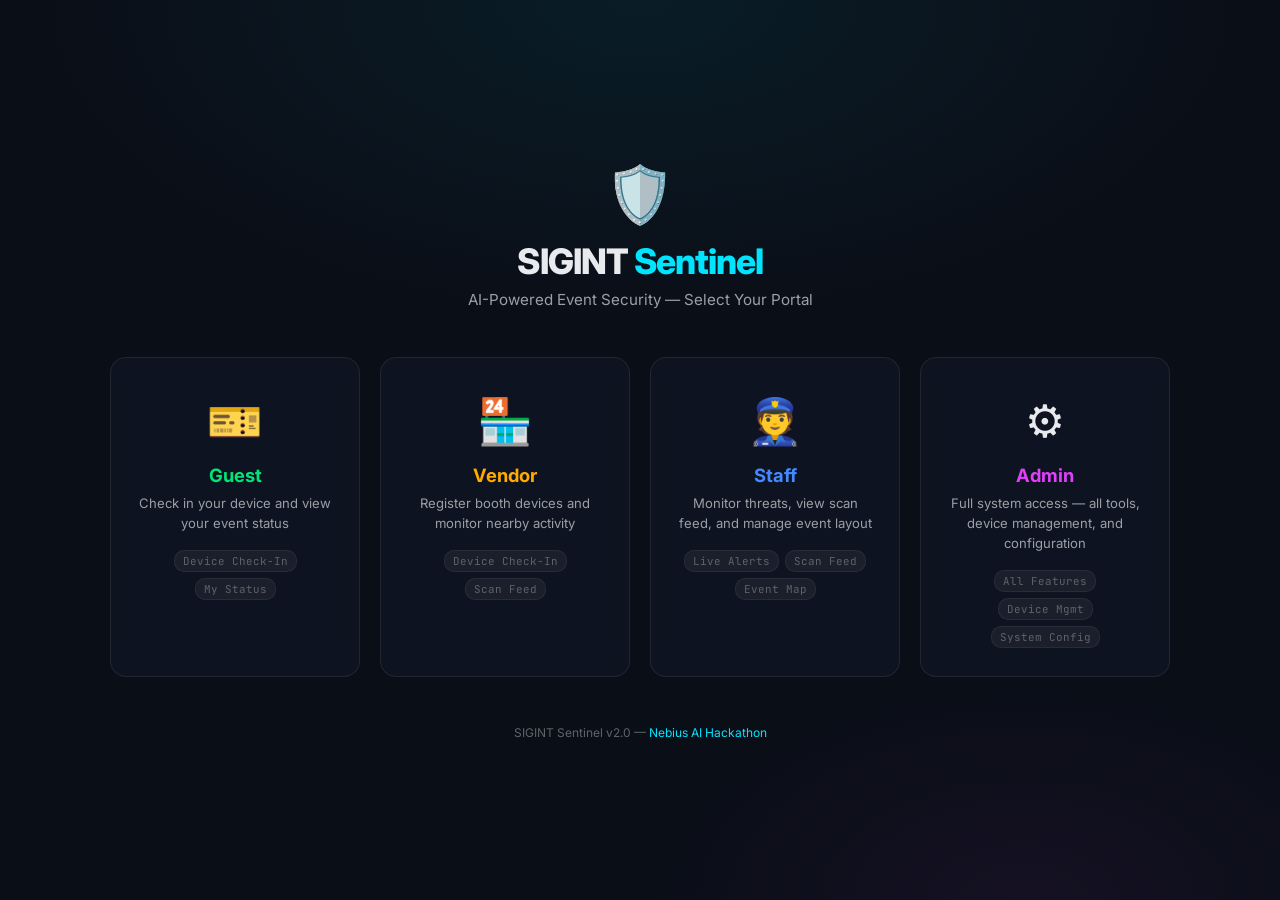
<file: web/portal.html>
<!DOCTYPE html>
<html lang="en">
<head>
  <meta charset="UTF-8">
  <meta name="viewport" content="width=device-width, initial-scale=1.0">
  <title>SIGINT Sentinel — Select Portal</title>
  <link rel="preconnect" href="https://fonts.googleapis.com">
  <link href="https://fonts.googleapis.com/css2?family=Inter:wght@300;400;500;600;700;800&family=JetBrains+Mono:wght@400;500;700&display=swap" rel="stylesheet">
  <style>
    *, *::before, *::after { box-sizing: border-box; margin: 0; padding: 0; }

    :root {
      --bg-deep: #0a0e17;
      --text-primary: #e8eaed;
      --text-secondary: #9aa0a6;
      --text-dim: #5f6368;
      --border: rgba(255,255,255,0.06);
      --glass-border: rgba(255,255,255,0.08);
    }

    body {
      font-family: 'Inter', system-ui, sans-serif;
      background: var(--bg-deep);
      color: var(--text-primary);
      min-height: 100vh;
      display: flex;
      flex-direction: column;
      align-items: center;
      justify-content: center;
      padding: 40px 20px;
      background-image:
        radial-gradient(ellipse 80% 60% at 50% 0%, rgba(0,229,255,0.07) 0%, transparent 60%),
        radial-gradient(ellipse 60% 50% at 80% 100%, rgba(224,64,251,0.05) 0%, transparent 50%);
    }

    .logo { text-align: center; margin-bottom: 48px; }
    .logo .shield { font-size: 3.5rem; display: block; margin-bottom: 12px; }
    .logo h1 { font-size: 2.2rem; font-weight: 800; letter-spacing: -0.03em; }
    .logo h1 .accent { color: #00e5ff; }
    .logo p { color: var(--text-secondary); font-size: 0.95rem; margin-top: 8px; }

    .portal-grid {
      display: grid;
      grid-template-columns: repeat(auto-fit, minmax(240px, 1fr));
      gap: 20px;
      max-width: 1060px;
      width: 100%;
    }

    .portal-card {
      position: relative;
      display: flex;
      flex-direction: column;
      align-items: center;
      padding: 36px 24px 28px;
      border-radius: 16px;
      background: rgba(17,24,39,0.65);
      backdrop-filter: blur(12px);
      border: 1px solid var(--glass-border);
      text-decoration: none;
      color: var(--text-primary);
      transition: all 0.3s ease;
      overflow: hidden;
    }

    .portal-card::before {
      content: '';
      position: absolute;
      inset: 0;
      border-radius: 16px;
      opacity: 0;
      transition: opacity 0.3s;
    }

    .portal-card:hover {
      transform: translateY(-4px);
      border-color: var(--card-accent);
    }

    .portal-card:hover::before { opacity: 1; }

    .portal-card.guest  { --card-accent: #00e676; }
    .portal-card.guest::before  { background: radial-gradient(ellipse at 50% 100%, rgba(0,230,118,0.08), transparent 70%); }

    .portal-card.staff  { --card-accent: #448aff; }
    .portal-card.staff::before  { background: radial-gradient(ellipse at 50% 100%, rgba(68,138,255,0.08), transparent 70%); }

    .portal-card.vendor { --card-accent: #ffab00; }
    .portal-card.vendor::before { background: radial-gradient(ellipse at 50% 100%, rgba(255,171,0,0.08), transparent 70%); }

    .portal-card.admin  { --card-accent: #e040fb; }
    .portal-card.admin::before  { background: radial-gradient(ellipse at 50% 100%, rgba(224,64,251,0.08), transparent 70%); }

    .portal-icon { font-size: 2.8rem; margin-bottom: 16px; }

    .portal-title {
      font-size: 1.15rem;
      font-weight: 700;
      margin-bottom: 8px;
      color: var(--card-accent);
    }

    .portal-desc {
      font-size: 0.82rem;
      color: var(--text-secondary);
      text-align: center;
      line-height: 1.5;
    }

    .portal-features {
      margin-top: 16px;
      display: flex;
      flex-wrap: wrap;
      gap: 6px;
      justify-content: center;
    }

    .feature-tag {
      font-size: 0.68rem;
      padding: 3px 8px;
      border-radius: 10px;
      background: rgba(255,255,255,0.05);
      border: 1px solid var(--border);
      color: var(--text-dim);
      font-family: 'JetBrains Mono', monospace;
    }

    .footer {
      margin-top: 48px;
      text-align: center;
      color: var(--text-dim);
      font-size: 0.75rem;
    }

    .footer a { color: #00e5ff; text-decoration: none; }

    @media (max-width: 600px) {
      .portal-grid { grid-template-columns: 1fr; }
      .logo h1 { font-size: 1.6rem; }
    }
  </style>
</head>
<body>

  <div class="logo">
    <span class="shield">🛡️</span>
    <h1>SIGINT <span class="accent">Sentinel</span></h1>
    <p>AI-Powered Event Security — Select Your Portal</p>
  </div>

  <div class="portal-grid">

    <a href="/guest" class="portal-card guest">
      <span class="portal-icon">🎫</span>
      <div class="portal-title">Guest</div>
      <p class="portal-desc">Check in your device and view your event status</p>
      <div class="portal-features">
        <span class="feature-tag">Device Check-In</span>
        <span class="feature-tag">My Status</span>
      </div>
    </a>

    <a href="/vendor" class="portal-card vendor">
      <span class="portal-icon">🏪</span>
      <div class="portal-title">Vendor</div>
      <p class="portal-desc">Register booth devices and monitor nearby activity</p>
      <div class="portal-features">
        <span class="feature-tag">Device Check-In</span>
        <span class="feature-tag">Scan Feed</span>
      </div>
    </a>

    <a href="/staff" class="portal-card staff">
      <span class="portal-icon">👮</span>
      <div class="portal-title">Staff</div>
      <p class="portal-desc">Monitor threats, view scan feed, and manage event layout</p>
      <div class="portal-features">
        <span class="feature-tag">Live Alerts</span>
        <span class="feature-tag">Scan Feed</span>
        <span class="feature-tag">Event Map</span>
      </div>
    </a>

    <a href="/admin" class="portal-card admin">
      <span class="portal-icon">⚙️</span>
      <div class="portal-title">Admin</div>
      <p class="portal-desc">Full system access — all tools, device management, and configuration</p>
      <div class="portal-features">
        <span class="feature-tag">All Features</span>
        <span class="feature-tag">Device Mgmt</span>
        <span class="feature-tag">System Config</span>
      </div>
    </a>

  </div>

  <div class="footer">
    SIGINT Sentinel v2.0 — <a href="https://github.com/rene415/nebius-hackathon">Nebius AI Hackathon</a>
  </div>

</body>
</html>
</file>
